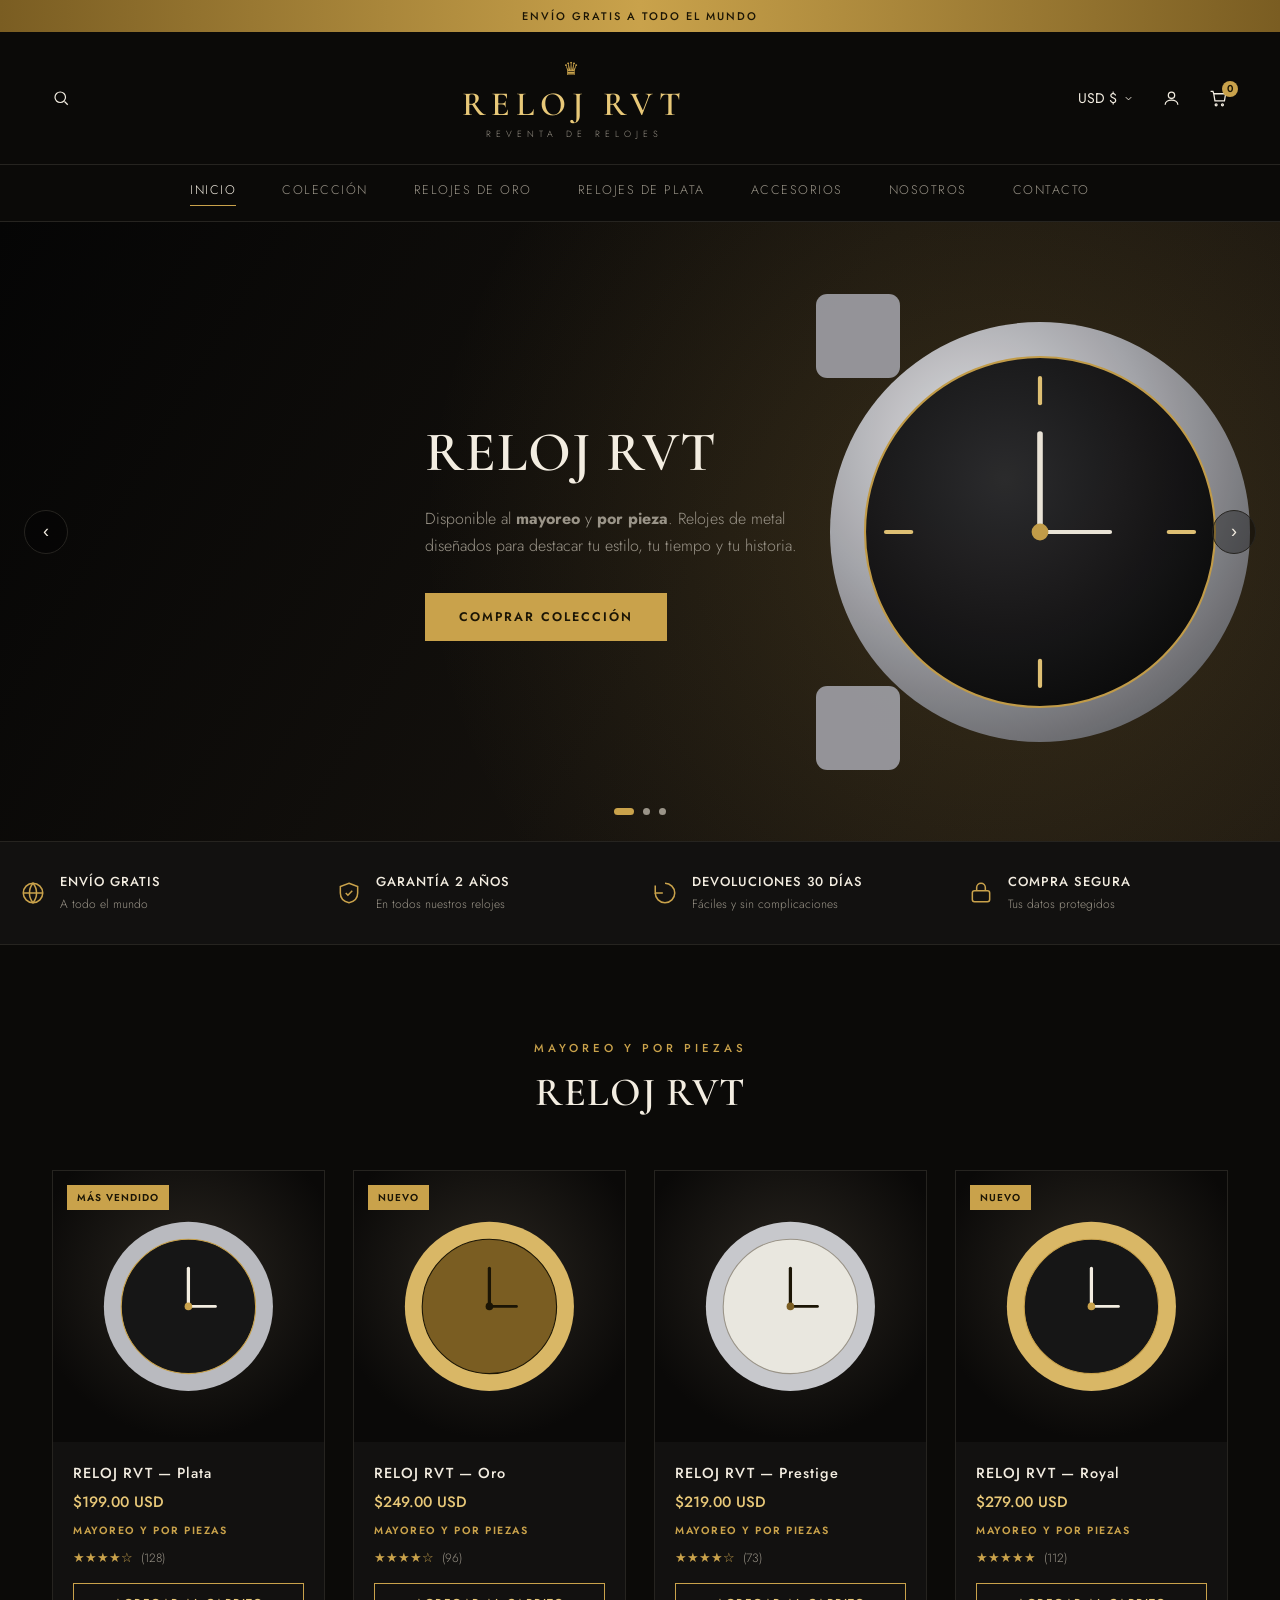
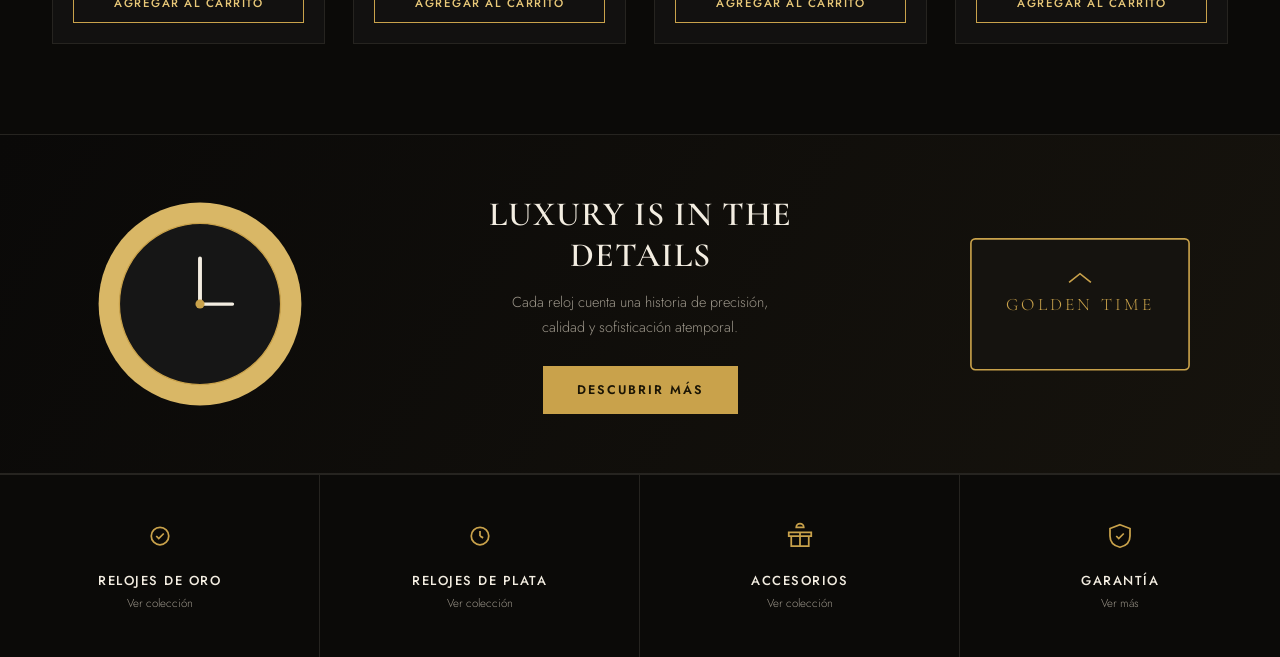
<file: 0index.htm>
<!DOCTYPE html>
<html lang="es">
<head>
<meta charset="UTF-8">
<meta name="viewport" content="width=device-width, initial-scale=1.0">
<title>RELOJ RVT | Reventa de Relojes</title>
<link href="https://fonts.googleapis.com/css2?family=Cormorant+Garamond:wght@500;600;700&family=Jost:wght@300;400;500;600&display=swap" rel="stylesheet">
<style>
  :root{
    --bg:#0b0a08;
    --bg-soft:#121110;
    --gold:#c9a24b;
    --gold-bright:#e8c878;
    --cream:#f3ede1;
    --muted:#9a9488;
    --line:#262420;
  }
  *{margin:0;padding:0;box-sizing:border-box;}
  body{
    background:var(--bg);
    color:var(--cream);
    font-family:'Jost',sans-serif;
    font-weight:300;
    -webkit-font-smoothing:antialiased;
  }
  h1,h2,h3,.serif{font-family:'Cormorant Garamond',serif;}
  a{color:inherit;text-decoration:none;}
  img{max-width:100%;display:block;}
  .container{max-width:1240px;margin:0 auto;padding:0 32px;}

  /* Top bar */
  .topbar{
    background:linear-gradient(90deg,#7a5d22,var(--gold),#7a5d22);
    color:#1b1505;
    text-align:center;
    font-size:11px;
    letter-spacing:2px;
    padding:8px 0;
    font-weight:500;
  }

  /* Header */
  header{
    border-bottom:1px solid var(--line);
    background:var(--bg);
    position:relative;
    z-index:50;
  }
  .header-row{
    display:flex;
    align-items:center;
    justify-content:space-between;
    padding:24px 32px;
    max-width:1240px;
    margin:0 auto;
  }
  .icon-btn{
    background:none;border:none;color:var(--cream);cursor:pointer;
    display:flex;align-items:center;gap:6px;font-size:14px;
    font-family:'Jost',sans-serif;
  }
  .header-left, .header-right{display:flex;align-items:center;gap:28px;}
  .logo{
    text-align:center;
  }
  .logo .crown{color:var(--gold);font-size:18px;letter-spacing:6px;display:block;margin-bottom:2px;}
  .logo .name{
    font-family:'Cormorant Garamond',serif;
    font-size:34px;
    letter-spacing:6px;
    color:var(--gold-bright);
    font-weight:600;
  }
  .logo .sub{
    font-size:9px;
    letter-spacing:5px;
    color:var(--muted);
    display:block;
    margin-top:2px;
  }
  .cart-dot{
    position:relative;
  }
  .cart-dot::after{
    content:attr(data-count);
    position:absolute;
    top:-8px;right:-10px;
    background:var(--gold);
    color:#1b1505;
    font-size:10px;
    width:16px;height:16px;
    border-radius:50%;
    display:flex;align-items:center;justify-content:center;
    font-weight:600;
  }

  nav{border-top:1px solid var(--line);}
  .nav-row{
    display:flex;
    justify-content:center;
    gap:46px;
    padding:16px 0;
    font-size:12.5px;
    letter-spacing:1.5px;
  }
  .nav-row a{
    color:var(--muted);
    transition:color .25s;
    position:relative;
    padding-bottom:6px;
  }
  .nav-row a:hover, .nav-row a.active{color:var(--cream);}
  .nav-row a.active::after{
    content:"";
    position:absolute;left:0;right:0;bottom:-1px;
    height:1px;background:var(--gold);
  }

  /* Hero */
  .hero{
    position:relative;
    min-height:620px;
    display:flex;
    align-items:center;
    overflow:hidden;
    background:
      radial-gradient(circle at 78% 50%, rgba(201,162,75,.18), transparent 55%),
      linear-gradient(120deg, #050505 0%, #14110d 55%, #1c1710 100%);
    border-bottom:1px solid var(--line);
  }
  .hero-watch{
    position:absolute;
    right:-40px; top:50%;
    transform:translateY(-50%);
    width:560px;
    height:560px;
    opacity:.95;
  }
  .hero-content{
    position:relative;
    z-index:2;
    max-width:560px;
    padding:0 32px;
  }
  .hero-content h1{
    font-size:56px;
    line-height:1.08;
    font-weight:600;
    color:var(--cream);
    text-transform:uppercase;
    letter-spacing:1px;
  }
  .hero-content p{
    margin:22px 0 34px;
    color:var(--muted);
    font-size:16px;
    line-height:1.7;
    max-width:430px;
  }
  .btn-gold{
    display:inline-block;
    background:var(--gold);
    color:#1b1505;
    padding:15px 34px;
    font-size:12.5px;
    letter-spacing:2px;
    font-weight:600;
    border:none;
    cursor:pointer;
    transition:background .25s, transform .25s;
  }
  .btn-gold:hover{background:var(--gold-bright); transform:translateY(-2px);}
  .btn-outline{
    display:inline-block;
    background:transparent;
    border:1px solid var(--gold);
    color:var(--gold-bright);
    padding:14px 33px;
    font-size:12.5px;
    letter-spacing:2px;
    font-weight:500;
    cursor:pointer;
    transition:all .25s;
  }
  .btn-outline:hover{background:var(--gold); color:#1b1505;}

  .hero-arrow{
    position:absolute;
    top:50%; transform:translateY(-50%);
    background:rgba(0,0,0,.35);
    border:1px solid var(--line);
    color:var(--cream);
    width:44px;height:44px;
    border-radius:50%;
    display:flex;align-items:center;justify-content:center;
    cursor:pointer;
    font-size:18px;
    z-index:5;
  }
  .hero-arrow.left{left:24px;}
  .hero-arrow.right{right:24px;}
  .hero-dots{
    position:absolute;
    bottom:26px; left:0; right:0;
    display:flex;justify-content:center;gap:9px;
    z-index:5;
  }
  .hero-dots span{
    width:7px;height:7px;border-radius:50%;
    background:var(--muted);
    cursor:pointer;
  }
  .hero-dots span.active{background:var(--gold); width:20px; border-radius:4px;}

  /* Perks */
  .perks{
    border-bottom:1px solid var(--line);
    background:var(--bg-soft);
  }
  .perks-row{
    display:flex;
    justify-content:space-between;
    padding:30px 0;
    flex-wrap:wrap;
    gap:24px;
  }
  .perk{
    display:flex;align-items:center;gap:14px;
    flex:1;
    min-width:220px;
  }
  .perk .ic{
    color:var(--gold);
    flex-shrink:0;
  }
  .perk strong{
    display:block;
    font-size:13px;
    letter-spacing:1px;
    color:var(--cream);
    font-weight:500;
  }
  .perk span{
    font-size:12px;
    color:var(--muted);
  }

  /* Section heading */
  .section{padding:90px 0;}
  .section-head{text-align:center; margin-bottom:54px;}
  .eyebrow{
    color:var(--gold);
    font-size:11.5px;
    letter-spacing:4px;
    font-weight:500;
    text-transform:uppercase;
  }
  .section-head h2{
    font-size:40px;
    margin-top:10px;
    font-weight:600;
    letter-spacing:1px;
  }

  /* Product grid */
  .grid{
    display:grid;
    grid-template-columns:repeat(4,1fr);
    gap:28px;
  }
  .card{
    background:var(--bg-soft);
    border:1px solid var(--line);
    transition:border-color .25s, transform .25s;
  }
  .card:hover{border-color:var(--gold); transform:translateY(-4px);}
  .card-img{
    position:relative;
    aspect-ratio:1/1;
    background:radial-gradient(circle at 50% 40%, #2a2620, #0a0908 75%);
    display:flex;align-items:center;justify-content:center;
    overflow:hidden;
  }
  .badge{
    position:absolute; top:14px; left:14px;
    background:var(--gold);
    color:#1b1505;
    font-size:10px;
    letter-spacing:1px;
    font-weight:600;
    padding:5px 10px;
  }
  .card-body{padding:20px;}
  .card-body h3{
    font-family:'Jost',sans-serif;
    font-size:14.5px;
    letter-spacing:1px;
    font-weight:500;
    color:var(--cream);
  }
  .price{
    color:var(--gold-bright);
    font-size:15px;
    margin:8px 0 10px;
    font-weight:500;
  }
  .wholesale-tag{color:var(--gold); font-size:10.5px; letter-spacing:1.5px; font-weight:600; margin-bottom:10px;}
  .stars{color:var(--gold); font-size:13px;}
  .stars .count{color:var(--muted); font-size:12px; margin-left:4px;}
  .add-btn{
    display:block;
    text-align:center;
    width:100%;
    margin-top:16px;
    background:transparent;
    border:1px solid var(--gold);
    color:var(--gold-bright);
    padding:11px;
    font-size:11.5px;
    letter-spacing:1.5px;
    font-weight:500;
    cursor:pointer;
    transition:all .25s;
  }
  .add-btn:hover{background:var(--gold); color:#1b1505;}

  /* Banner */
  .banner{
    border-top:1px solid var(--line);
    border-bottom:1px solid var(--line);
    display:grid;
    grid-template-columns:1fr 1.2fr 1fr;
    align-items:center;
    background:linear-gradient(120deg,#0a0908,#16130d);
    min-height:340px;
  }
  .banner-watch, .banner-box{
    height:100%;
    display:flex;align-items:center;justify-content:center;
    padding:30px;
  }
  .banner-text{
    text-align:center;
    padding:30px;
  }
  .banner-text h2{
    font-size:34px;
    font-weight:600;
    letter-spacing:1px;
    margin-bottom:14px;
  }
  .banner-text p{
    color:var(--muted);
    font-size:14.5px;
    line-height:1.7;
    margin-bottom:26px;
  }

  /* Footer categories */
  .footcats{
    display:grid;
    grid-template-columns:repeat(4,1fr);
    border-top:1px solid var(--line);
  }
  .footcat{
    text-align:center;
    padding:46px 20px;
    border-right:1px solid var(--line);
    transition:background .25s;
  }
  .footcat:last-child{border-right:none;}
  .footcat:hover{background:var(--bg-soft);}
  .footcat .ic{color:var(--gold); margin-bottom:14px;}
  .footcat strong{
    display:block;
    font-size:13px;
    letter-spacing:1.5px;
    font-weight:500;
  }
  .footcat span{
    font-size:11.5px;
    color:var(--muted);
    display:block;
    margin-top:5px;
  }

  /* Watch face SVG style helper */
  .watch-face{width:80%;}

  @media(max-width:980px){
    .grid{grid-template-columns:repeat(2,1fr);}
    .banner{grid-template-columns:1fr;}
    .footcats{grid-template-columns:repeat(2,1fr);}
    .hero-content h1{font-size:40px;}
    .hero-watch{display:none;}
    .nav-row{flex-wrap:wrap; gap:20px;}
  }
  @media(max-width:560px){
    .grid{grid-template-columns:1fr;}
    .header-row{padding:18px 16px;}
    .header-left span, .header-right .icon-btn span{display:none;}
    .section{padding:60px 0;}
  }
</style>
<script type="text/javascript" src="https://payhip.com/b/cnray"></script>
</head>
<body>

<div class="topbar">ENVÍO GRATIS A TODO EL MUNDO</div>

<header>
  <div class="header-row">
    <div class="header-left">
      <button class="icon-btn" aria-label="Buscar">
        <svg width="18" height="18" viewBox="0 0 24 24" fill="none" stroke="currentColor" stroke-width="1.6"><circle cx="11" cy="11" r="7"/><line x1="21" y1="21" x2="16.65" y2="16.65"/></svg>
      </button>
    </div>
    <div class="logo">
      <span class="crown">♛</span>
      <span class="name">RELOJ RVT</span>
      <span class="sub">REVENTA DE RELOJES</span>
    </div>
    <div class="header-right">
      <button class="icon-btn">USD $
        <svg width="11" height="11" viewBox="0 0 24 24" fill="none" stroke="currentColor" stroke-width="2"><polyline points="6 9 12 15 18 9"/></svg>
      </button>
      <button class="icon-btn" aria-label="Cuenta">
        <svg width="19" height="19" viewBox="0 0 24 24" fill="none" stroke="currentColor" stroke-width="1.6"><circle cx="12" cy="8" r="4"/><path d="M4 20c0-4 4-6 8-6s8 2 8 6"/></svg>
      </button>
      <button class="icon-btn cart-dot" data-count="0" aria-label="Carrito">
        <svg width="19" height="19" viewBox="0 0 24 24" fill="none" stroke="currentColor" stroke-width="1.6"><path d="M6 6h15l-1.5 9h-12z"/><path d="M6 6l-1-3H2"/><circle cx="9" cy="20" r="1.2"/><circle cx="17" cy="20" r="1.2"/></svg>
      </button>
    </div>
  </div>
  <nav>
    <div class="nav-row container">
      <a href="#" class="active">INICIO</a>
      <a href="#coleccion">COLECCIÓN</a>
      <a href="#">RELOJES DE ORO</a>
      <a href="#">RELOJES DE PLATA</a>
      <a href="#">ACCESORIOS</a>
      <a href="#">NOSOTROS</a>
      <a href="#">CONTACTO</a>
    </div>
  </nav>
</header>

<section class="hero">
  <button class="hero-arrow left" aria-label="Anterior">‹</button>
  <button class="hero-arrow right" aria-label="Siguiente">›</button>
  <div class="container">
    <div class="hero-content">
      <h1>RELOJ RVT</h1>
      <p>Disponible al <strong>mayoreo</strong> y <strong>por pieza</strong>. Relojes de metal diseñados para destacar tu estilo, tu tiempo y tu historia.</p>
      <a href="https://payhip.com/b/cnray" class="btn-gold payhip-buy-button" data-theme="modal" data-product-link="https://payhip.com/b/cnray">COMPRAR COLECCIÓN</a>
    </div>
  </div>
  <svg class="hero-watch" viewBox="0 0 400 400" fill="none">
    <defs>
      <radialGradient id="caseG" cx="35%" cy="30%" r="75%">
        <stop offset="0%" stop-color="#e9e9ec"/>
        <stop offset="55%" stop-color="#a9aab0"/>
        <stop offset="100%" stop-color="#6c6d72"/>
      </radialGradient>
      <radialGradient id="faceG" cx="40%" cy="35%" r="70%">
        <stop offset="0%" stop-color="#2b2b2e"/>
        <stop offset="100%" stop-color="#0a0a0b"/>
      </radialGradient>
    </defs>
    <circle cx="200" cy="200" r="150" fill="url(#caseG)"/>
    <circle cx="200" cy="200" r="125" fill="url(#faceG)" stroke="#c9a24b" stroke-width="1.5"/>
    <g stroke="#e8c878" stroke-width="3" stroke-linecap="round">
      <line x1="200" y1="90" x2="200" y2="108"/>
      <line x1="200" y1="292" x2="200" y2="310"/>
      <line x1="90" y1="200" x2="108" y2="200"/>
      <line x1="292" y1="200" x2="310" y2="200"/>
    </g>
    <line x1="200" y1="200" x2="200" y2="130" stroke="#f3ede1" stroke-width="4" stroke-linecap="round"/>
    <line x1="200" y1="200" x2="250" y2="200" stroke="#f3ede1" stroke-width="3" stroke-linecap="round"/>
    <circle cx="200" cy="200" r="6" fill="#c9a24b"/>
    <rect x="40" y="30" width="60" height="60" rx="8" fill="#9a9aa0"/>
    <rect x="40" y="310" width="60" height="60" rx="8" fill="#9a9aa0"/>
  </svg>
  <div class="hero-dots">
    <span class="active"></span><span></span><span></span>
  </div>
</section>

<section class="perks">
  <div class="container perks-row">
    <div class="perk">
      <svg class="ic" width="26" height="26" viewBox="0 0 24 24" fill="none" stroke="currentColor" stroke-width="1.4"><circle cx="12" cy="12" r="9"/><path d="M3 12h18M12 3a14 14 0 010 18 14 14 0 010-18z"/></svg>
      <div><strong>ENVÍO GRATIS</strong><span>A todo el mundo</span></div>
    </div>
    <div class="perk">
      <svg class="ic" width="26" height="26" viewBox="0 0 24 24" fill="none" stroke="currentColor" stroke-width="1.4"><path d="M12 3l8 3v6c0 5-3.5 8-8 9-4.5-1-8-4-8-9V6z"/><polyline points="9 12 11 14 15 10"/></svg>
      <div><strong>GARANTÍA 2 AÑOS</strong><span>En todos nuestros relojes</span></div>
    </div>
    <div class="perk">
      <svg class="ic" width="26" height="26" viewBox="0 0 24 24" fill="none" stroke="currentColor" stroke-width="1.4"><path d="M3 12a9 9 0 109-9"/><polyline points="3 5 3 12 10 12"/></svg>
      <div><strong>DEVOLUCIONES 30 DÍAS</strong><span>Fáciles y sin complicaciones</span></div>
    </div>
    <div class="perk">
      <svg class="ic" width="26" height="26" viewBox="0 0 24 24" fill="none" stroke="currentColor" stroke-width="1.4"><rect x="4" y="10" width="16" height="10" rx="2"/><path d="M8 10V7a4 4 0 018 0v3"/></svg>
      <div><strong>COMPRA SEGURA</strong><span>Tus datos protegidos</span></div>
    </div>
  </div>
</section>

<section class="section" id="coleccion">
  <div class="container">
    <div class="section-head">
      <span class="eyebrow">MAYOREO Y POR PIEZAS</span>
      <h2>RELOJ RVT</h2>
    </div>

    <div class="grid">

      <div class="card">
        <div class="card-img">
          <span class="badge">MÁS VENDIDO</span>
          <svg class="watch-face" viewBox="0 0 200 200">
            <circle cx="100" cy="100" r="78" fill="#b9babf"/>
            <circle cx="100" cy="100" r="62" fill="#161616" stroke="#c9a24b" stroke-width="1"/>
            <line x1="100" y1="100" x2="100" y2="65" stroke="#f3ede1" stroke-width="3" stroke-linecap="round"/>
            <line x1="100" y1="100" x2="125" y2="100" stroke="#f3ede1" stroke-width="2.5" stroke-linecap="round"/>
            <circle cx="100" cy="100" r="3.5" fill="#c9a24b"/>
          </svg>
        </div>
        <div class="card-body">
          <h3>RELOJ RVT — Plata</h3>
          <div class="price">$199.00 USD</div><div class="wholesale-tag">MAYOREO Y POR PIEZAS</div>
          <div class="stars">★★★★☆ <span class="count">(128)</span></div>
          <a href="https://payhip.com/b/cnray" class="add-btn payhip-buy-button" data-theme="modal" data-product-link="https://payhip.com/b/cnray">AGREGAR AL CARRITO</a>
        </div>
      </div>

      <div class="card">
        <div class="card-img">
          <span class="badge">NUEVO</span>
          <svg class="watch-face" viewBox="0 0 200 200">
            <circle cx="100" cy="100" r="78" fill="#d9b766"/>
            <circle cx="100" cy="100" r="62" fill="#7a5d22" stroke="#1b1505" stroke-width="1"/>
            <line x1="100" y1="100" x2="100" y2="65" stroke="#1b1505" stroke-width="3" stroke-linecap="round"/>
            <line x1="100" y1="100" x2="125" y2="100" stroke="#1b1505" stroke-width="2.5" stroke-linecap="round"/>
            <circle cx="100" cy="100" r="3.5" fill="#1b1505"/>
          </svg>
        </div>
        <div class="card-body">
          <h3>RELOJ RVT — Oro</h3>
          <div class="price">$249.00 USD</div><div class="wholesale-tag">MAYOREO Y POR PIEZAS</div>
          <div class="stars">★★★★☆ <span class="count">(96)</span></div>
          <a href="https://payhip.com/b/cnray" class="add-btn payhip-buy-button" data-theme="modal" data-product-link="https://payhip.com/b/cnray">AGREGAR AL CARRITO</a>
        </div>
      </div>

      <div class="card">
        <div class="card-img">
          <svg class="watch-face" viewBox="0 0 200 200">
            <circle cx="100" cy="100" r="78" fill="#c7c8cc"/>
            <circle cx="100" cy="100" r="62" fill="#e9e7df" stroke="#9a9488" stroke-width="1"/>
            <line x1="100" y1="100" x2="100" y2="65" stroke="#1b1505" stroke-width="3" stroke-linecap="round"/>
            <line x1="100" y1="100" x2="125" y2="100" stroke="#1b1505" stroke-width="2.5" stroke-linecap="round"/>
            <circle cx="100" cy="100" r="3.5" fill="#7a5d22"/>
          </svg>
        </div>
        <div class="card-body">
          <h3>RELOJ RVT — Prestige</h3>
          <div class="price">$219.00 USD</div><div class="wholesale-tag">MAYOREO Y POR PIEZAS</div>
          <div class="stars">★★★★☆ <span class="count">(73)</span></div>
          <a href="https://payhip.com/b/cnray" class="add-btn payhip-buy-button" data-theme="modal" data-product-link="https://payhip.com/b/cnray">AGREGAR AL CARRITO</a>
        </div>
      </div>

      <div class="card">
        <div class="card-img">
          <span class="badge">NUEVO</span>
          <svg class="watch-face" viewBox="0 0 200 200">
            <circle cx="100" cy="100" r="78" fill="#d9b766"/>
            <circle cx="100" cy="100" r="62" fill="#161616" stroke="#c9a24b" stroke-width="1"/>
            <line x1="100" y1="100" x2="100" y2="65" stroke="#f3ede1" stroke-width="3" stroke-linecap="round"/>
            <line x1="100" y1="100" x2="125" y2="100" stroke="#f3ede1" stroke-width="2.5" stroke-linecap="round"/>
            <circle cx="100" cy="100" r="3.5" fill="#c9a24b"/>
          </svg>
        </div>
        <div class="card-body">
          <h3>RELOJ RVT — Royal</h3>
          <div class="price">$279.00 USD</div><div class="wholesale-tag">MAYOREO Y POR PIEZAS</div>
          <div class="stars">★★★★★ <span class="count">(112)</span></div>
          <a href="https://payhip.com/b/cnray" class="add-btn payhip-buy-button" data-theme="modal" data-product-link="https://payhip.com/b/cnray">AGREGAR AL CARRITO</a>
        </div>
      </div>

    </div>
  </div>
</section>

<section class="banner">
  <div class="banner-watch">
    <svg viewBox="0 0 200 200" width="100%" style="max-width:260px;">
      <circle cx="100" cy="100" r="78" fill="#d9b766"/>
      <circle cx="100" cy="100" r="62" fill="#161616" stroke="#c9a24b" stroke-width="1"/>
      <line x1="100" y1="100" x2="100" y2="65" stroke="#f3ede1" stroke-width="3" stroke-linecap="round"/>
      <line x1="100" y1="100" x2="125" y2="100" stroke="#f3ede1" stroke-width="2.5" stroke-linecap="round"/>
      <circle cx="100" cy="100" r="3.5" fill="#c9a24b"/>
    </svg>
  </div>
  <div class="banner-text">
    <h2>LUXURY IS IN THE DETAILS</h2>
    <p>Cada reloj cuenta una historia de precisión,<br>calidad y sofisticación atemporal.</p>
    <a href="https://payhip.com/b/cnray" class="btn-gold payhip-buy-button" data-theme="modal" data-product-link="https://payhip.com/b/cnray">DESCUBRIR MÁS</a>
  </div>
  <div class="banner-box">
    <svg viewBox="0 0 220 160" width="100%" style="max-width:240px;">
      <rect x="10" y="20" width="200" height="120" rx="4" fill="#15130f" stroke="#c9a24b" stroke-width="1.5"/>
      <text x="110" y="85" text-anchor="middle" fill="#c9a24b" font-family="Cormorant Garamond, serif" font-size="16" letter-spacing="3">GOLDEN TIME</text>
      <path d="M100 60 l10 -8 l10 8" stroke="#c9a24b" stroke-width="1.5" fill="none"/>
    </svg>
  </div>
</section>

<section class="footcats">
  <a class="footcat" href="#">
    <svg class="ic" width="30" height="30" viewBox="0 0 24 24" fill="none" stroke="currentColor" stroke-width="1.4"><circle cx="12" cy="12" r="7"/><path d="M9 12l2 2 4-4"/></svg>
    <strong>RELOJES DE ORO</strong>
    <span>Ver colección</span>
  </a>
  <a class="footcat" href="#">
    <svg class="ic" width="30" height="30" viewBox="0 0 24 24" fill="none" stroke="currentColor" stroke-width="1.4"><circle cx="12" cy="12" r="7"/><line x1="12" y1="8" x2="12" y2="12"/><line x1="12" y1="12" x2="14.5" y2="13.5"/></svg>
    <strong>RELOJES DE PLATA</strong>
    <span>Ver colección</span>
  </a>
  <a class="footcat" href="#">
    <svg class="ic" width="30" height="30" viewBox="0 0 24 24" fill="none" stroke="currentColor" stroke-width="1.4"><path d="M3 9h18v3H3zM5 12h14v8H5z"/><path d="M12 9v11M9 5a3 3 0 013-3 3 3 0 013 3v0H9z"/></svg>
    <strong>ACCESORIOS</strong>
    <span>Ver colección</span>
  </a>
  <a class="footcat" href="#">
    <svg class="ic" width="30" height="30" viewBox="0 0 24 24" fill="none" stroke="currentColor" stroke-width="1.4"><path d="M12 3l8 3v6c0 5-3.5 8-8 9-4.5-1-8-4-8-9V6z"/><polyline points="9 12 11 14 15 10"/></svg>
    <strong>GARANTÍA</strong>
    <span>Ver más</span>
  </a>
</section>

</body>
</html>
</file>
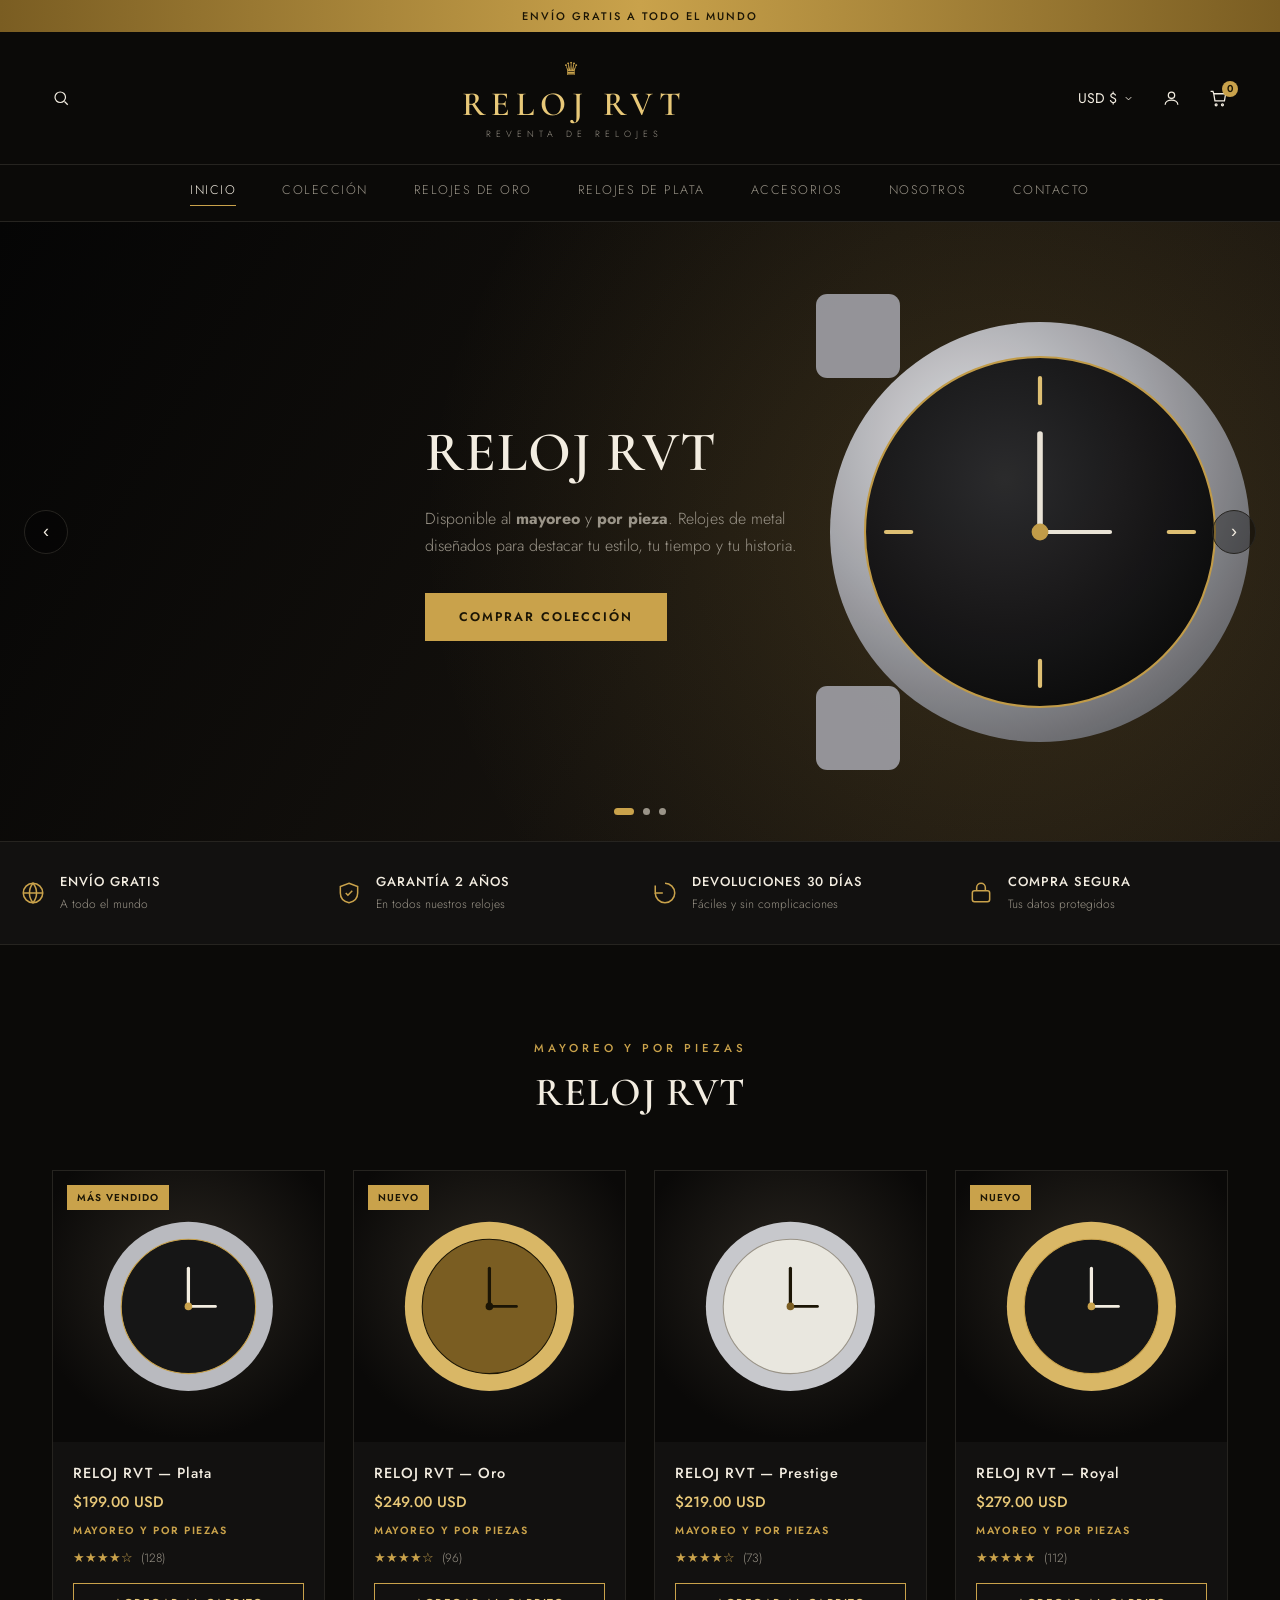
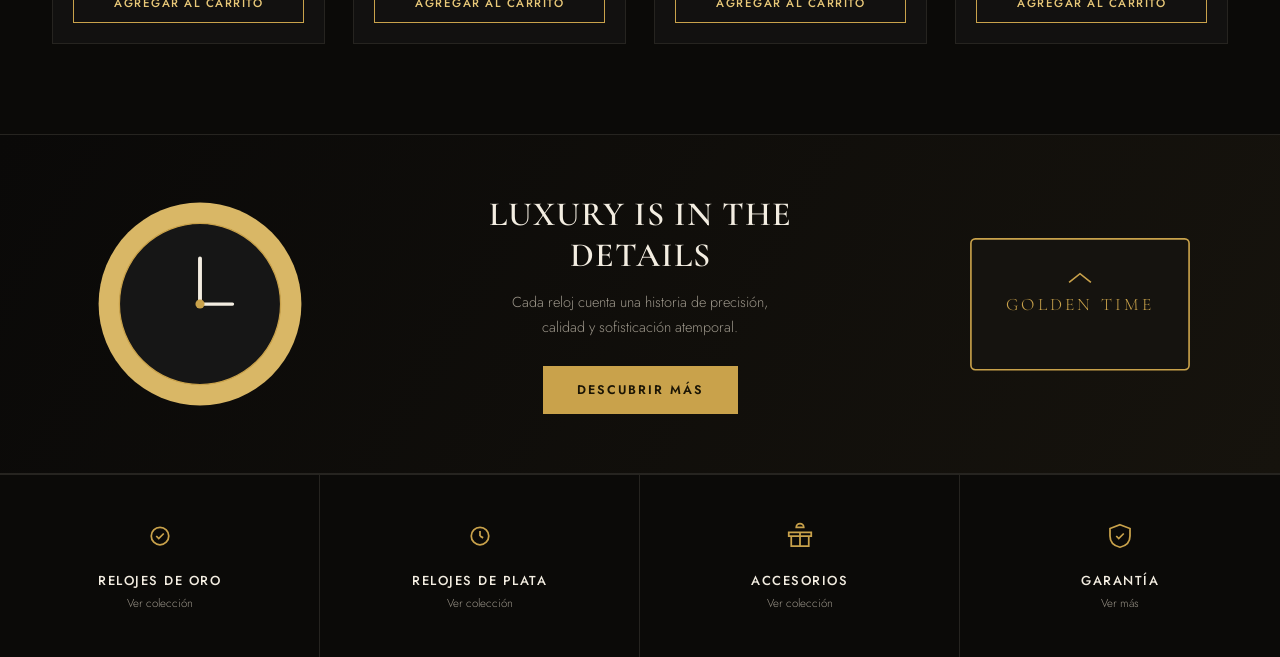
<file: 123.html>
<!DOCTYPE html>
<html lang="es">
<head>
<meta charset="UTF-8">
<meta name="viewport" content="width=device-width, initial-scale=1.0">
<title>RELOJ RVT | Reventa de Relojes</title>
<link href="https://fonts.googleapis.com/css2?family=Cormorant+Garamond:wght@500;600;700&family=Jost:wght@300;400;500;600&display=swap" rel="stylesheet">
<style>
  :root{
    --bg:#0b0a08;
    --bg-soft:#121110;
    --gold:#c9a24b;
    --gold-bright:#e8c878;
    --cream:#f3ede1;
    --muted:#9a9488;
    --line:#262420;
  }
  *{margin:0;padding:0;box-sizing:border-box;}
  body{
    background:var(--bg);
    color:var(--cream);
    font-family:'Jost',sans-serif;
    font-weight:300;
    -webkit-font-smoothing:antialiased;
  }
  h1,h2,h3,.serif{font-family:'Cormorant Garamond',serif;}
  a{color:inherit;text-decoration:none;}
  img{max-width:100%;display:block;}
  .container{max-width:1240px;margin:0 auto;padding:0 32px;}

  /* Top bar */
  .topbar{
    background:linear-gradient(90deg,#7a5d22,var(--gold),#7a5d22);
    color:#1b1505;
    text-align:center;
    font-size:11px;
    letter-spacing:2px;
    padding:8px 0;
    font-weight:500;
  }

  /* Header */
  header{
    border-bottom:1px solid var(--line);
    background:var(--bg);
    position:relative;
    z-index:50;
  }
  .header-row{
    display:flex;
    align-items:center;
    justify-content:space-between;
    padding:24px 32px;
    max-width:1240px;
    margin:0 auto;
  }
  .icon-btn{
    background:none;border:none;color:var(--cream);cursor:pointer;
    display:flex;align-items:center;gap:6px;font-size:14px;
    font-family:'Jost',sans-serif;
  }
  .header-left, .header-right{display:flex;align-items:center;gap:28px;}
  .logo{
    text-align:center;
  }
  .logo .crown{color:var(--gold);font-size:18px;letter-spacing:6px;display:block;margin-bottom:2px;}
  .logo .name{
    font-family:'Cormorant Garamond',serif;
    font-size:34px;
    letter-spacing:6px;
    color:var(--gold-bright);
    font-weight:600;
  }
  .logo .sub{
    font-size:9px;
    letter-spacing:5px;
    color:var(--muted);
    display:block;
    margin-top:2px;
  }
  .cart-dot{
    position:relative;
  }
  .cart-dot::after{
    content:attr(data-count);
    position:absolute;
    top:-8px;right:-10px;
    background:var(--gold);
    color:#1b1505;
    font-size:10px;
    width:16px;height:16px;
    border-radius:50%;
    display:flex;align-items:center;justify-content:center;
    font-weight:600;
  }

  nav{border-top:1px solid var(--line);}
  .nav-row{
    display:flex;
    justify-content:center;
    gap:46px;
    padding:16px 0;
    font-size:12.5px;
    letter-spacing:1.5px;
  }
  .nav-row a{
    color:var(--muted);
    transition:color .25s;
    position:relative;
    padding-bottom:6px;
  }
  .nav-row a:hover, .nav-row a.active{color:var(--cream);}
  .nav-row a.active::after{
    content:"";
    position:absolute;left:0;right:0;bottom:-1px;
    height:1px;background:var(--gold);
  }

  /* Hero */
  .hero{
    position:relative;
    min-height:620px;
    display:flex;
    align-items:center;
    overflow:hidden;
    background:
      radial-gradient(circle at 78% 50%, rgba(201,162,75,.18), transparent 55%),
      linear-gradient(120deg, #050505 0%, #14110d 55%, #1c1710 100%);
    border-bottom:1px solid var(--line);
  }
  .hero-watch{
    position:absolute;
    right:-40px; top:50%;
    transform:translateY(-50%);
    width:560px;
    height:560px;
    opacity:.95;
  }
  .hero-content{
    position:relative;
    z-index:2;
    max-width:560px;
    padding:0 32px;
  }
  .hero-content h1{
    font-size:56px;
    line-height:1.08;
    font-weight:600;
    color:var(--cream);
    text-transform:uppercase;
    letter-spacing:1px;
  }
  .hero-content p{
    margin:22px 0 34px;
    color:var(--muted);
    font-size:16px;
    line-height:1.7;
    max-width:430px;
  }
  .btn-gold{
    display:inline-block;
    background:var(--gold);
    color:#1b1505;
    padding:15px 34px;
    font-size:12.5px;
    letter-spacing:2px;
    font-weight:600;
    border:none;
    cursor:pointer;
    transition:background .25s, transform .25s;
  }
  .btn-gold:hover{background:var(--gold-bright); transform:translateY(-2px);}
  .btn-outline{
    display:inline-block;
    background:transparent;
    border:1px solid var(--gold);
    color:var(--gold-bright);
    padding:14px 33px;
    font-size:12.5px;
    letter-spacing:2px;
    font-weight:500;
    cursor:pointer;
    transition:all .25s;
  }
  .btn-outline:hover{background:var(--gold); color:#1b1505;}

  .hero-arrow{
    position:absolute;
    top:50%; transform:translateY(-50%);
    background:rgba(0,0,0,.35);
    border:1px solid var(--line);
    color:var(--cream);
    width:44px;height:44px;
    border-radius:50%;
    display:flex;align-items:center;justify-content:center;
    cursor:pointer;
    font-size:18px;
    z-index:5;
  }
  .hero-arrow.left{left:24px;}
  .hero-arrow.right{right:24px;}
  .hero-dots{
    position:absolute;
    bottom:26px; left:0; right:0;
    display:flex;justify-content:center;gap:9px;
    z-index:5;
  }
  .hero-dots span{
    width:7px;height:7px;border-radius:50%;
    background:var(--muted);
    cursor:pointer;
  }
  .hero-dots span.active{background:var(--gold); width:20px; border-radius:4px;}

  /* Perks */
  .perks{
    border-bottom:1px solid var(--line);
    background:var(--bg-soft);
  }
  .perks-row{
    display:flex;
    justify-content:space-between;
    padding:30px 0;
    flex-wrap:wrap;
    gap:24px;
  }
  .perk{
    display:flex;align-items:center;gap:14px;
    flex:1;
    min-width:220px;
  }
  .perk .ic{
    color:var(--gold);
    flex-shrink:0;
  }
  .perk strong{
    display:block;
    font-size:13px;
    letter-spacing:1px;
    color:var(--cream);
    font-weight:500;
  }
  .perk span{
    font-size:12px;
    color:var(--muted);
  }

  /* Section heading */
  .section{padding:90px 0;}
  .section-head{text-align:center; margin-bottom:54px;}
  .eyebrow{
    color:var(--gold);
    font-size:11.5px;
    letter-spacing:4px;
    font-weight:500;
    text-transform:uppercase;
  }
  .section-head h2{
    font-size:40px;
    margin-top:10px;
    font-weight:600;
    letter-spacing:1px;
  }

  /* Product grid */
  .grid{
    display:grid;
    grid-template-columns:repeat(4,1fr);
    gap:28px;
  }
  .card{
    background:var(--bg-soft);
    border:1px solid var(--line);
    transition:border-color .25s, transform .25s;
  }
  .card:hover{border-color:var(--gold); transform:translateY(-4px);}
  .card-img{
    position:relative;
    aspect-ratio:1/1;
    background:radial-gradient(circle at 50% 40%, #2a2620, #0a0908 75%);
    display:flex;align-items:center;justify-content:center;
    overflow:hidden;
  }
  .badge{
    position:absolute; top:14px; left:14px;
    background:var(--gold);
    color:#1b1505;
    font-size:10px;
    letter-spacing:1px;
    font-weight:600;
    padding:5px 10px;
  }
  .card-body{padding:20px;}
  .card-body h3{
    font-family:'Jost',sans-serif;
    font-size:14.5px;
    letter-spacing:1px;
    font-weight:500;
    color:var(--cream);
  }
  .price{
    color:var(--gold-bright);
    font-size:15px;
    margin:8px 0 10px;
    font-weight:500;
  }
  .wholesale-tag{color:var(--gold); font-size:10.5px; letter-spacing:1.5px; font-weight:600; margin-bottom:10px;}
  .stars{color:var(--gold); font-size:13px;}
  .stars .count{color:var(--muted); font-size:12px; margin-left:4px;}
  .add-btn{
    display:block;
    text-align:center;
    width:100%;
    margin-top:16px;
    background:transparent;
    border:1px solid var(--gold);
    color:var(--gold-bright);
    padding:11px;
    font-size:11.5px;
    letter-spacing:1.5px;
    font-weight:500;
    cursor:pointer;
    transition:all .25s;
  }
  .add-btn:hover{background:var(--gold); color:#1b1505;}

  /* Banner */
  .banner{
    border-top:1px solid var(--line);
    border-bottom:1px solid var(--line);
    display:grid;
    grid-template-columns:1fr 1.2fr 1fr;
    align-items:center;
    background:linear-gradient(120deg,#0a0908,#16130d);
    min-height:340px;
  }
  .banner-watch, .banner-box{
    height:100%;
    display:flex;align-items:center;justify-content:center;
    padding:30px;
  }
  .banner-text{
    text-align:center;
    padding:30px;
  }
  .banner-text h2{
    font-size:34px;
    font-weight:600;
    letter-spacing:1px;
    margin-bottom:14px;
  }
  .banner-text p{
    color:var(--muted);
    font-size:14.5px;
    line-height:1.7;
    margin-bottom:26px;
  }

  /* Footer categories */
  .footcats{
    display:grid;
    grid-template-columns:repeat(4,1fr);
    border-top:1px solid var(--line);
  }
  .footcat{
    text-align:center;
    padding:46px 20px;
    border-right:1px solid var(--line);
    transition:background .25s;
  }
  .footcat:last-child{border-right:none;}
  .footcat:hover{background:var(--bg-soft);}
  .footcat .ic{color:var(--gold); margin-bottom:14px;}
  .footcat strong{
    display:block;
    font-size:13px;
    letter-spacing:1.5px;
    font-weight:500;
  }
  .footcat span{
    font-size:11.5px;
    color:var(--muted);
    display:block;
    margin-top:5px;
  }

  /* Watch face SVG style helper */
  .watch-face{width:80%;}

  @media(max-width:980px){
    .grid{grid-template-columns:repeat(2,1fr);}
    .banner{grid-template-columns:1fr;}
    .footcats{grid-template-columns:repeat(2,1fr);}
    .hero-content h1{font-size:40px;}
    .hero-watch{display:none;}
    .nav-row{flex-wrap:wrap; gap:20px;}
  }
  @media(max-width:560px){
    .grid{grid-template-columns:1fr;}
    .header-row{padding:18px 16px;}
    .header-left span, .header-right .icon-btn span{display:none;}
    .section{padding:60px 0;}
  }
</style>
<script type="text/javascript" src="https://payhip.com/payhip.js"></script>
</head>
<body>

<div class="topbar">ENVÍO GRATIS A TODO EL MUNDO</div>

<header>
  <div class="header-row">
    <div class="header-left">
      <button class="icon-btn" aria-label="Buscar">
        <svg width="18" height="18" viewBox="0 0 24 24" fill="none" stroke="currentColor" stroke-width="1.6"><circle cx="11" cy="11" r="7"/><line x1="21" y1="21" x2="16.65" y2="16.65"/></svg>
      </button>
    </div>
    <div class="logo">
      <span class="crown">♛</span>
      <span class="name">RELOJ RVT</span>
      <span class="sub">REVENTA DE RELOJES</span>
    </div>
    <div class="header-right">
      <button class="icon-btn">USD $
        <svg width="11" height="11" viewBox="0 0 24 24" fill="none" stroke="currentColor" stroke-width="2"><polyline points="6 9 12 15 18 9"/></svg>
      </button>
      <button class="icon-btn" aria-label="Cuenta">
        <svg width="19" height="19" viewBox="0 0 24 24" fill="none" stroke="currentColor" stroke-width="1.6"><circle cx="12" cy="8" r="4"/><path d="M4 20c0-4 4-6 8-6s8 2 8 6"/></svg>
      </button>
      <button class="icon-btn cart-dot" data-count="0" aria-label="Carrito">
        <svg width="19" height="19" viewBox="0 0 24 24" fill="none" stroke="currentColor" stroke-width="1.6"><path d="M6 6h15l-1.5 9h-12z"/><path d="M6 6l-1-3H2"/><circle cx="9" cy="20" r="1.2"/><circle cx="17" cy="20" r="1.2"/></svg>
      </button>
    </div>
  </div>
  <nav>
    <div class="nav-row container">
      <a href="#" class="active">INICIO</a>
      <a href="#coleccion">COLECCIÓN</a>
      <a href="#">RELOJES DE ORO</a>
      <a href="#">RELOJES DE PLATA</a>
      <a href="#">ACCESORIOS</a>
      <a href="#">NOSOTROS</a>
      <a href="#">CONTACTO</a>
    </div>
  </nav>
</header>

<section class="hero">
  <button class="hero-arrow left" aria-label="Anterior">‹</button>
  <button class="hero-arrow right" aria-label="Siguiente">›</button>
  <div class="container">
    <div class="hero-content">
      <h1>RELOJ RVT</h1>
      <p>Disponible al <strong>mayoreo</strong> y <strong>por pieza</strong>. Relojes de metal diseñados para destacar tu estilo, tu tiempo y tu historia.</p>
      <a href="https://payhip.com/b/cnray" class="btn-gold payhip-buy-button" data-theme="modal" data-product-link="https://payhip.com/b/cnray">COMPRAR COLECCIÓN</a>
    </div>
  </div>
  <svg class="hero-watch" viewBox="0 0 400 400" fill="none">
    <defs>
      <radialGradient id="caseG" cx="35%" cy="30%" r="75%">
        <stop offset="0%" stop-color="#e9e9ec"/>
        <stop offset="55%" stop-color="#a9aab0"/>
        <stop offset="100%" stop-color="#6c6d72"/>
      </radialGradient>
      <radialGradient id="faceG" cx="40%" cy="35%" r="70%">
        <stop offset="0%" stop-color="#2b2b2e"/>
        <stop offset="100%" stop-color="#0a0a0b"/>
      </radialGradient>
    </defs>
    <circle cx="200" cy="200" r="150" fill="url(#caseG)"/>
    <circle cx="200" cy="200" r="125" fill="url(#faceG)" stroke="#c9a24b" stroke-width="1.5"/>
    <g stroke="#e8c878" stroke-width="3" stroke-linecap="round">
      <line x1="200" y1="90" x2="200" y2="108"/>
      <line x1="200" y1="292" x2="200" y2="310"/>
      <line x1="90" y1="200" x2="108" y2="200"/>
      <line x1="292" y1="200" x2="310" y2="200"/>
    </g>
    <line x1="200" y1="200" x2="200" y2="130" stroke="#f3ede1" stroke-width="4" stroke-linecap="round"/>
    <line x1="200" y1="200" x2="250" y2="200" stroke="#f3ede1" stroke-width="3" stroke-linecap="round"/>
    <circle cx="200" cy="200" r="6" fill="#c9a24b"/>
    <rect x="40" y="30" width="60" height="60" rx="8" fill="#9a9aa0"/>
    <rect x="40" y="310" width="60" height="60" rx="8" fill="#9a9aa0"/>
  </svg>
  <div class="hero-dots">
    <span class="active"></span><span></span><span></span>
  </div>
</section>

<section class="perks">
  <div class="container perks-row">
    <div class="perk">
      <svg class="ic" width="26" height="26" viewBox="0 0 24 24" fill="none" stroke="currentColor" stroke-width="1.4"><circle cx="12" cy="12" r="9"/><path d="M3 12h18M12 3a14 14 0 010 18 14 14 0 010-18z"/></svg>
      <div><strong>ENVÍO GRATIS</strong><span>A todo el mundo</span></div>
    </div>
    <div class="perk">
      <svg class="ic" width="26" height="26" viewBox="0 0 24 24" fill="none" stroke="currentColor" stroke-width="1.4"><path d="M12 3l8 3v6c0 5-3.5 8-8 9-4.5-1-8-4-8-9V6z"/><polyline points="9 12 11 14 15 10"/></svg>
      <div><strong>GARANTÍA 2 AÑOS</strong><span>En todos nuestros relojes</span></div>
    </div>
    <div class="perk">
      <svg class="ic" width="26" height="26" viewBox="0 0 24 24" fill="none" stroke="currentColor" stroke-width="1.4"><path d="M3 12a9 9 0 109-9"/><polyline points="3 5 3 12 10 12"/></svg>
      <div><strong>DEVOLUCIONES 30 DÍAS</strong><span>Fáciles y sin complicaciones</span></div>
    </div>
    <div class="perk">
      <svg class="ic" width="26" height="26" viewBox="0 0 24 24" fill="none" stroke="currentColor" stroke-width="1.4"><rect x="4" y="10" width="16" height="10" rx="2"/><path d="M8 10V7a4 4 0 018 0v3"/></svg>
      <div><strong>COMPRA SEGURA</strong><span>Tus datos protegidos</span></div>
    </div>
  </div>
</section>

<section class="section" id="coleccion">
  <div class="container">
    <div class="section-head">
      <span class="eyebrow">MAYOREO Y POR PIEZAS</span>
      <h2>RELOJ RVT</h2>
    </div>

    <div class="grid">

      <div class="card">
        <div class="card-img">
          <span class="badge">MÁS VENDIDO</span>
          <svg class="watch-face" viewBox="0 0 200 200">
            <circle cx="100" cy="100" r="78" fill="#b9babf"/>
            <circle cx="100" cy="100" r="62" fill="#161616" stroke="#c9a24b" stroke-width="1"/>
            <line x1="100" y1="100" x2="100" y2="65" stroke="#f3ede1" stroke-width="3" stroke-linecap="round"/>
            <line x1="100" y1="100" x2="125" y2="100" stroke="#f3ede1" stroke-width="2.5" stroke-linecap="round"/>
            <circle cx="100" cy="100" r="3.5" fill="#c9a24b"/>
          </svg>
        </div>
        <div class="card-body">
          <h3>RELOJ RVT — Plata</h3>
          <div class="price">$199.00 USD</div><div class="wholesale-tag">MAYOREO Y POR PIEZAS</div>
          <div class="stars">★★★★☆ <span class="count">(128)</span></div>
          <a href="https://payhip.com/b/cnray" class="add-btn payhip-buy-button" data-theme="modal" data-product-link="https://payhip.com/b/cnray">AGREGAR AL CARRITO</a>
        </div>
      </div>

      <div class="card">
        <div class="card-img">
          <span class="badge">NUEVO</span>
          <svg class="watch-face" viewBox="0 0 200 200">
            <circle cx="100" cy="100" r="78" fill="#d9b766"/>
            <circle cx="100" cy="100" r="62" fill="#7a5d22" stroke="#1b1505" stroke-width="1"/>
            <line x1="100" y1="100" x2="100" y2="65" stroke="#1b1505" stroke-width="3" stroke-linecap="round"/>
            <line x1="100" y1="100" x2="125" y2="100" stroke="#1b1505" stroke-width="2.5" stroke-linecap="round"/>
            <circle cx="100" cy="100" r="3.5" fill="#1b1505"/>
          </svg>
        </div>
        <div class="card-body">
          <h3>RELOJ RVT — Oro</h3>
          <div class="price">$249.00 USD</div><div class="wholesale-tag">MAYOREO Y POR PIEZAS</div>
          <div class="stars">★★★★☆ <span class="count">(96)</span></div>
          <a href="https://payhip.com/b/cnray" class="add-btn payhip-buy-button" data-theme="modal" data-product-link="https://payhip.com/b/cnray">AGREGAR AL CARRITO</a>
        </div>
      </div>

      <div class="card">
        <div class="card-img">
          <svg class="watch-face" viewBox="0 0 200 200">
            <circle cx="100" cy="100" r="78" fill="#c7c8cc"/>
            <circle cx="100" cy="100" r="62" fill="#e9e7df" stroke="#9a9488" stroke-width="1"/>
            <line x1="100" y1="100" x2="100" y2="65" stroke="#1b1505" stroke-width="3" stroke-linecap="round"/>
            <line x1="100" y1="100" x2="125" y2="100" stroke="#1b1505" stroke-width="2.5" stroke-linecap="round"/>
            <circle cx="100" cy="100" r="3.5" fill="#7a5d22"/>
          </svg>
        </div>
        <div class="card-body">
          <h3>RELOJ RVT — Prestige</h3>
          <div class="price">$219.00 USD</div><div class="wholesale-tag">MAYOREO Y POR PIEZAS</div>
          <div class="stars">★★★★☆ <span class="count">(73)</span></div>
          <a href="https://payhip.com/b/cnray" class="add-btn payhip-buy-button" data-theme="modal" data-product-link="https://payhip.com/b/cnray">AGREGAR AL CARRITO</a>
        </div>
      </div>

      <div class="card">
        <div class="card-img">
          <span class="badge">NUEVO</span>
          <svg class="watch-face" viewBox="0 0 200 200">
            <circle cx="100" cy="100" r="78" fill="#d9b766"/>
            <circle cx="100" cy="100" r="62" fill="#161616" stroke="#c9a24b" stroke-width="1"/>
            <line x1="100" y1="100" x2="100" y2="65" stroke="#f3ede1" stroke-width="3" stroke-linecap="round"/>
            <line x1="100" y1="100" x2="125" y2="100" stroke="#f3ede1" stroke-width="2.5" stroke-linecap="round"/>
            <circle cx="100" cy="100" r="3.5" fill="#c9a24b"/>
          </svg>
        </div>
        <div class="card-body">
          <h3>RELOJ RVT — Royal</h3>
          <div class="price">$279.00 USD</div><div class="wholesale-tag">MAYOREO Y POR PIEZAS</div>
          <div class="stars">★★★★★ <span class="count">(112)</span></div>
          <a href="https://payhip.com/b/cnray" class="add-btn payhip-buy-button" data-theme="modal" data-product-link="https://payhip.com/b/cnray">AGREGAR AL CARRITO</a>
        </div>
      </div>

    </div>
  </div>
</section>

<section class="banner">
  <div class="banner-watch">
    <svg viewBox="0 0 200 200" width="100%" style="max-width:260px;">
      <circle cx="100" cy="100" r="78" fill="#d9b766"/>
      <circle cx="100" cy="100" r="62" fill="#161616" stroke="#c9a24b" stroke-width="1"/>
      <line x1="100" y1="100" x2="100" y2="65" stroke="#f3ede1" stroke-width="3" stroke-linecap="round"/>
      <line x1="100" y1="100" x2="125" y2="100" stroke="#f3ede1" stroke-width="2.5" stroke-linecap="round"/>
      <circle cx="100" cy="100" r="3.5" fill="#c9a24b"/>
    </svg>
  </div>
  <div class="banner-text">
    <h2>LUXURY IS IN THE DETAILS</h2>
    <p>Cada reloj cuenta una historia de precisión,<br>calidad y sofisticación atemporal.</p>
    <a href="https://payhip.com/b/cnray" class="btn-gold payhip-buy-button" data-theme="modal" data-product-link="https://payhip.com/b/cnray">DESCUBRIR MÁS</a>
  </div>
  <div class="banner-box">
    <svg viewBox="0 0 220 160" width="100%" style="max-width:240px;">
      <rect x="10" y="20" width="200" height="120" rx="4" fill="#15130f" stroke="#c9a24b" stroke-width="1.5"/>
      <text x="110" y="85" text-anchor="middle" fill="#c9a24b" font-family="Cormorant Garamond, serif" font-size="16" letter-spacing="3">GOLDEN TIME</text>
      <path d="M100 60 l10 -8 l10 8" stroke="#c9a24b" stroke-width="1.5" fill="none"/>
    </svg>
  </div>
</section>

<section class="footcats">
  <a class="footcat" href="#">
    <svg class="ic" width="30" height="30" viewBox="0 0 24 24" fill="none" stroke="currentColor" stroke-width="1.4"><circle cx="12" cy="12" r="7"/><path d="M9 12l2 2 4-4"/></svg>
    <strong>RELOJES DE ORO</strong>
    <span>Ver colección</span>
  </a>
  <a class="footcat" href="#">
    <svg class="ic" width="30" height="30" viewBox="0 0 24 24" fill="none" stroke="currentColor" stroke-width="1.4"><circle cx="12" cy="12" r="7"/><line x1="12" y1="8" x2="12" y2="12"/><line x1="12" y1="12" x2="14.5" y2="13.5"/></svg>
    <strong>RELOJES DE PLATA</strong>
    <span>Ver colección</span>
  </a>
  <a class="footcat" href="#">
    <svg class="ic" width="30" height="30" viewBox="0 0 24 24" fill="none" stroke="currentColor" stroke-width="1.4"><path d="M3 9h18v3H3zM5 12h14v8H5z"/><path d="M12 9v11M9 5a3 3 0 013-3 3 3 0 013 3v0H9z"/></svg>
    <strong>ACCESORIOS</strong>
    <span>Ver colección</span>
  </a>
  <a class="footcat" href="#">
    <svg class="ic" width="30" height="30" viewBox="0 0 24 24" fill="none" stroke="currentColor" stroke-width="1.4"><path d="M12 3l8 3v6c0 5-3.5 8-8 9-4.5-1-8-4-8-9V6z"/><polyline points="9 12 11 14 15 10"/></svg>
    <strong>GARANTÍA</strong>
    <span>Ver más</span>
  </a>
</section>

</body>
</html>
</file>
